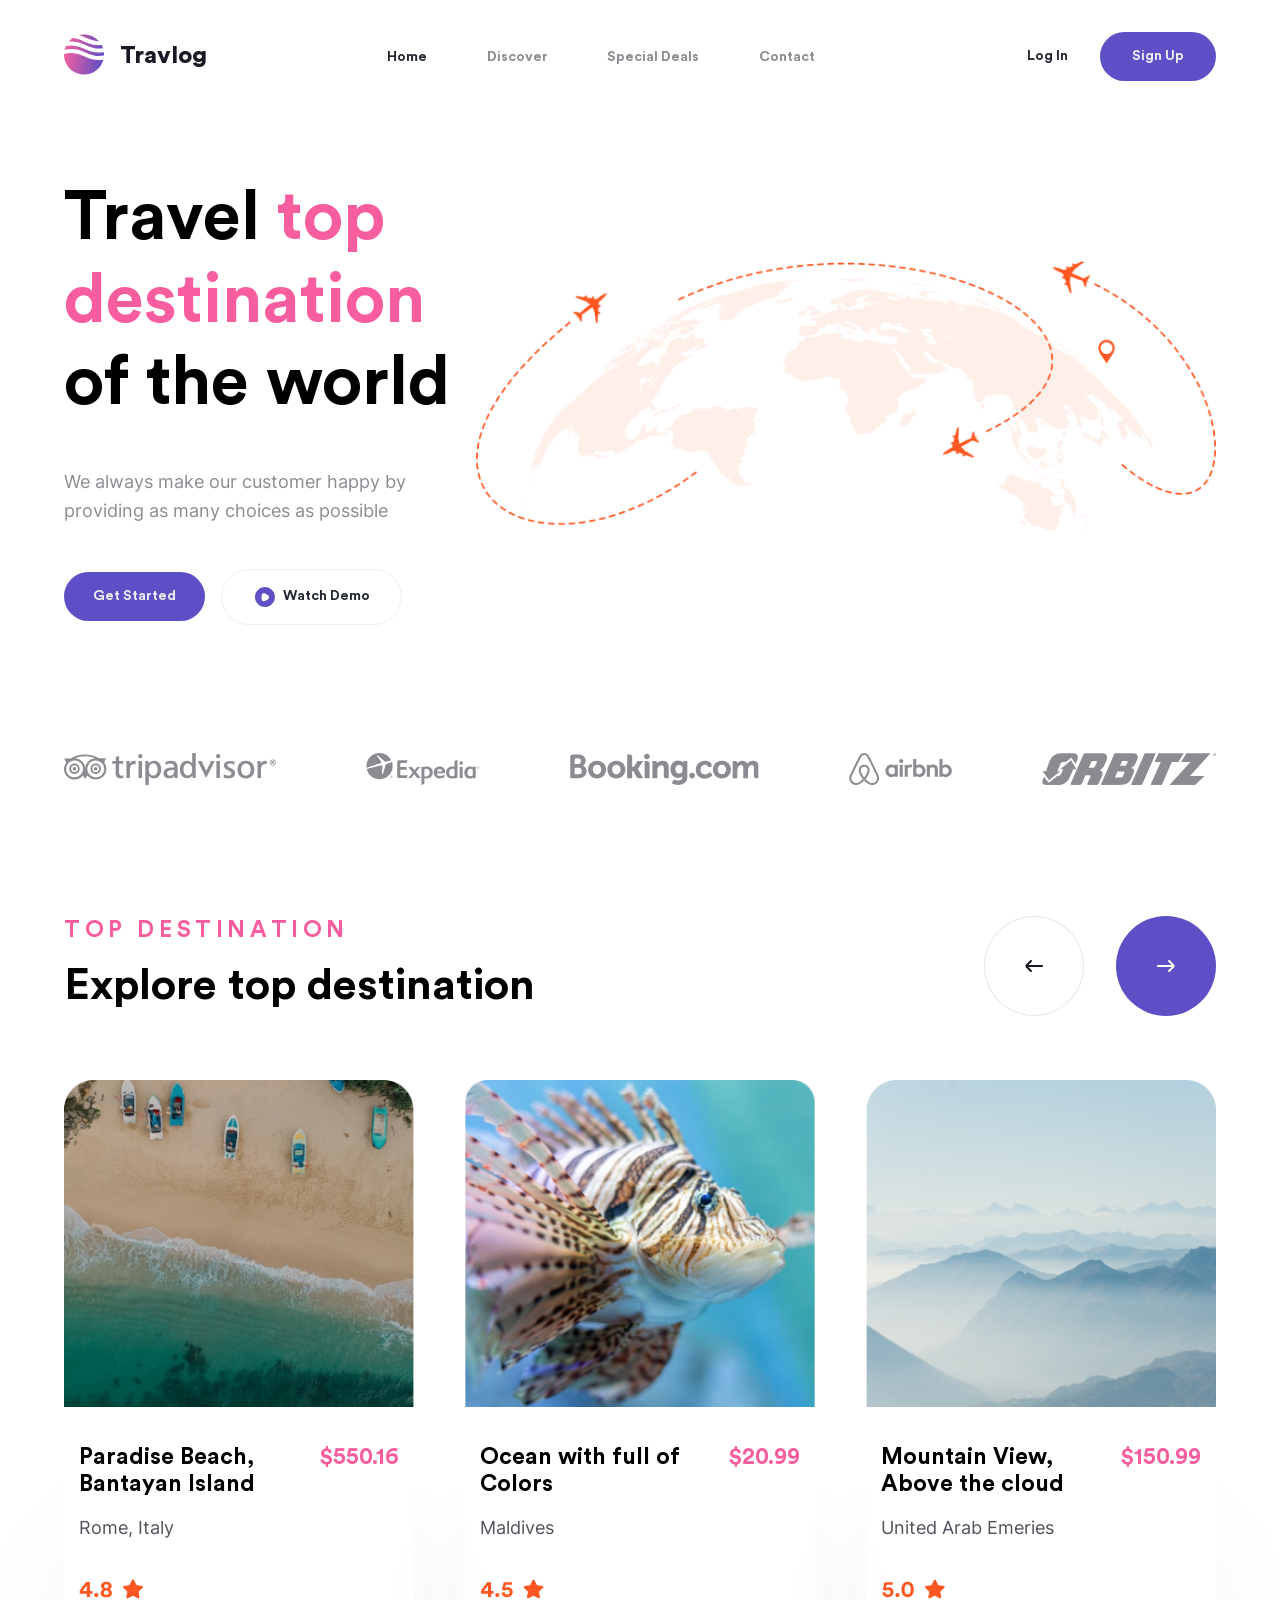
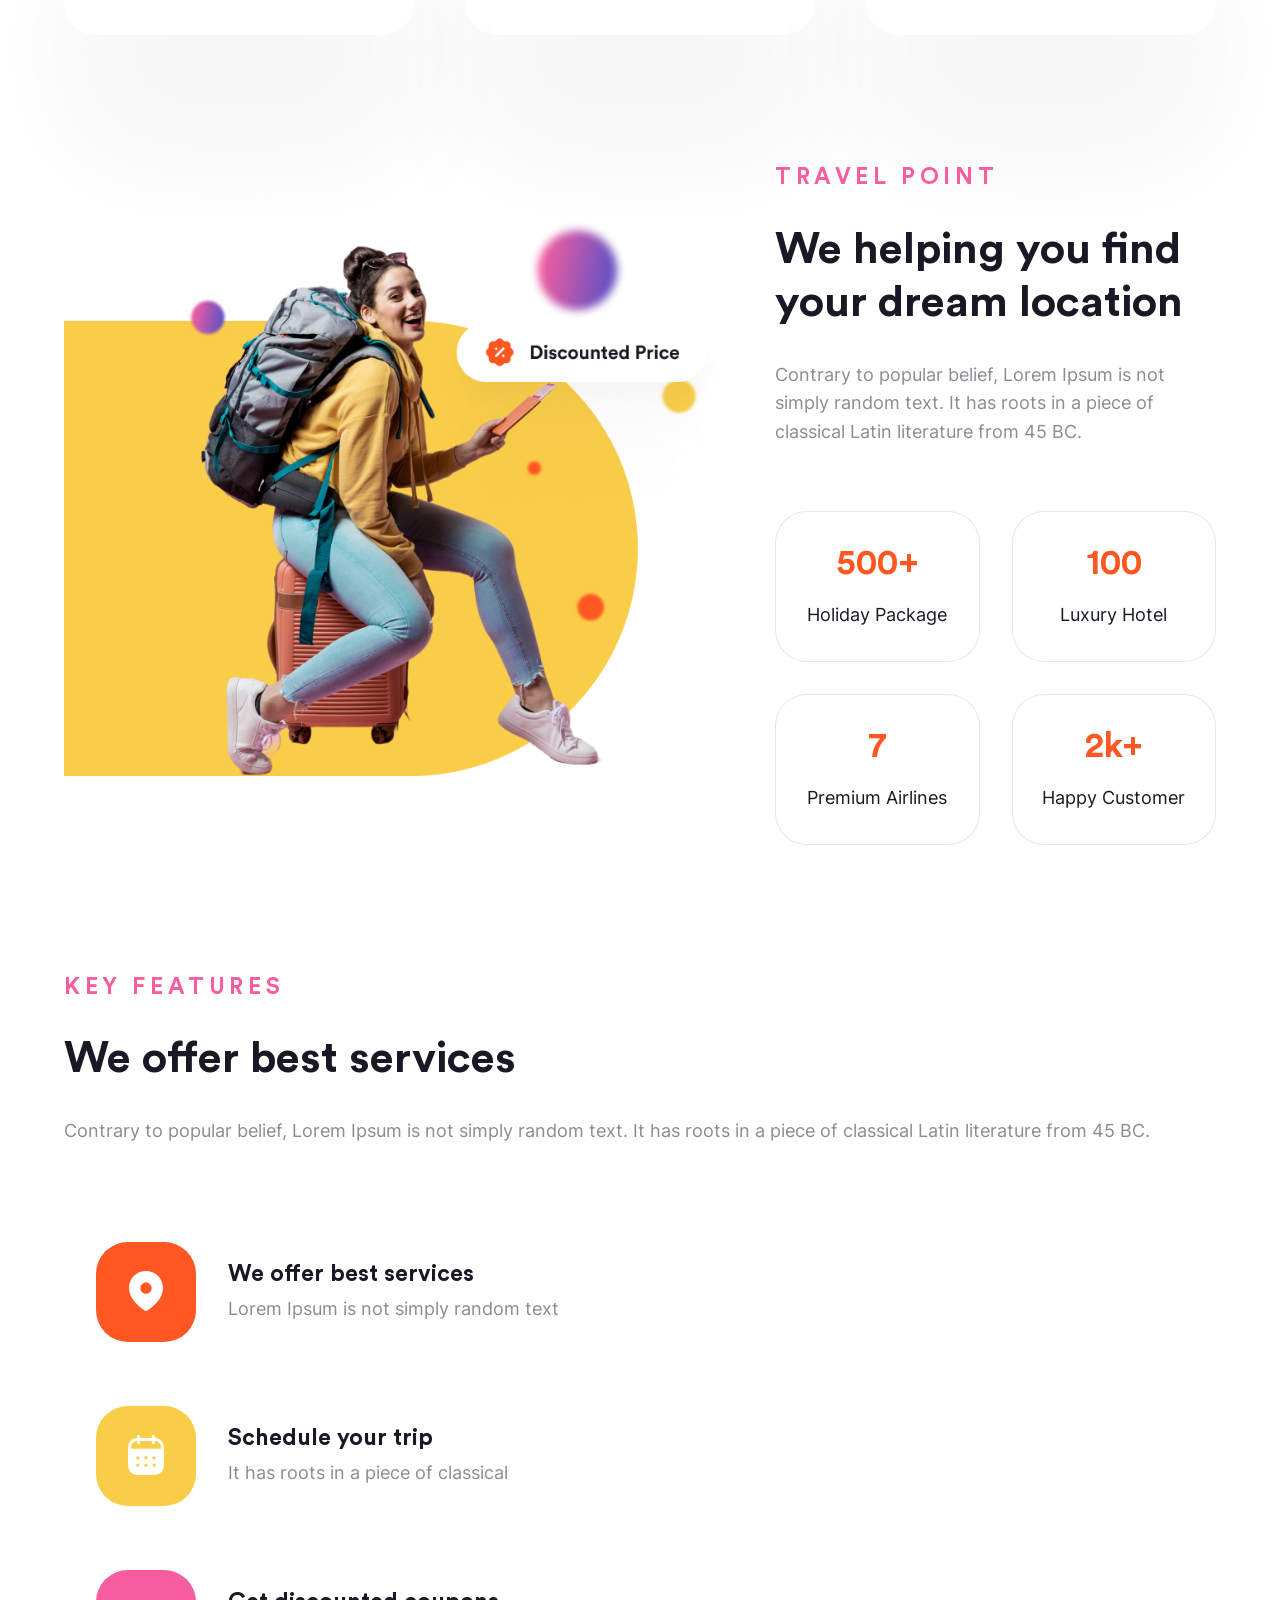
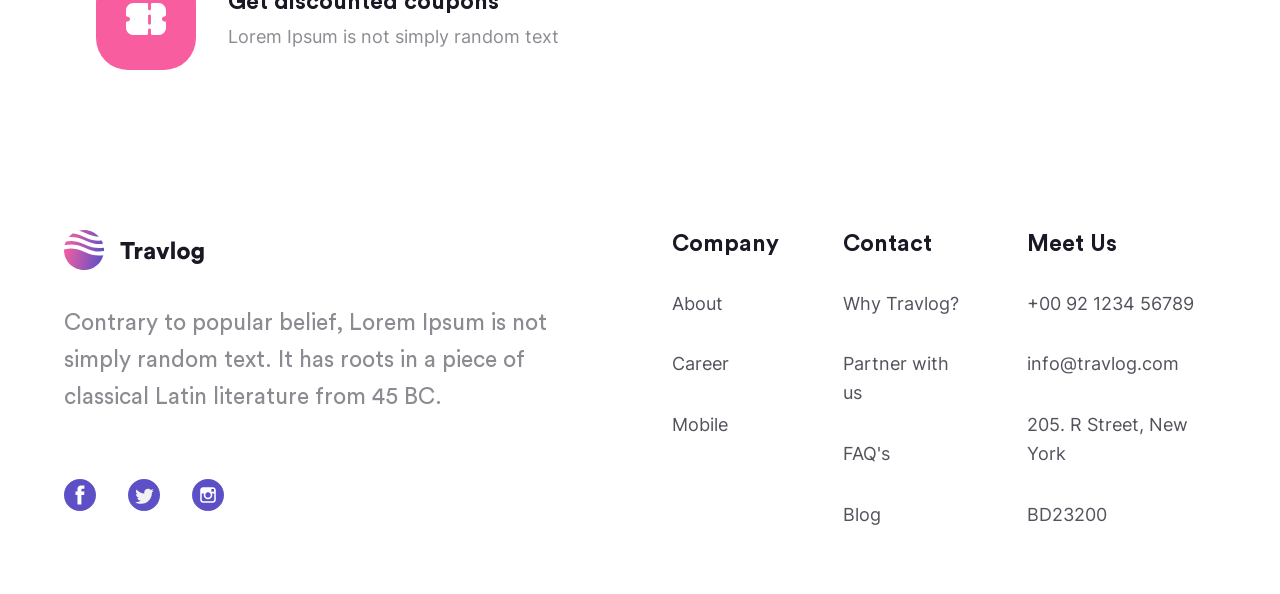
<file: index.html>
<!DOCTYPE html>
<html lang="en">

<head>
    <meta charset="UTF-8">
    <meta name="viewport" content="width=device-width, initial-scale=1.0">
    <title>Travlog</title>
    <link rel="shortcut icon" href="images/logo.svg">
    <link rel="stylesheet" href="css/reset.css">
    <link rel="stylesheet" href="css/style.css">
    <link rel="stylesheet" href="css/fonts.css">
</head>

<body>

    <!-- header section -->

    <header class="headerSection">
        <div class="logoMenuReverse">
            <div class="logoAndTitle">
                <a href="#"><img src="images/logo.svg" alt="logo"></a>
                <h3><a href="#">Travlog</a></h3>
            </div>
            <div class="menuIcon">
                <a href="">
                    <img src="images/menu_icon.svg" alt="icon">
                </a>
            </div>
        </div>
        <nav class="navigation">
            <ul>
                <li><a class="listHome difColor" href="#">Home</a></li>
                <li><a href="#">Discover</a></li>
                <li><a href="#">Special Deals</a></li>
                <li><a href="#">Contact</a></li>
            </ul>
        </nav>
        <div class="registration">
            <a href="#">Log In</a>
            <a href="#">Sign Up</a>
        </div>
    </header>

    <!-- travel section -->

    <main>

        <section class="travelSection">
            <div class="travelText">
                <h2>Travel <span>top destination</span>
                    of the world</h2>
                <p class="travelP">
                    We always make our customer happy by providing as many choices as possible
                </p>
                <div class="startedAndWatch">
                    <a class="getStarted" href="#">
                        <p>Get Started</p>
                    </a>
                    <a class="watchDemo" href="#">
                        <img src="images/play_icon.svg" alt="play">
                        <p>Watch Demo</p>
                    </a>
                </div>
            </div>
            <div class="travelImageDiv">
                <picture>
                    <source media="(min-width:1024px)" srcset="images/travel.png">
                    <source media="(min-width:430px)" srcset="images/travel_mobile.png">
                    <img src="images/travel_mobile.png" alt="image" class="travelImage">
                </picture>
            </div>
        </section>

        <!-- sites section -->

        <section class="sites">

            <a href="https://www.tripadvisor.com/" target="_blank">
                <picture>
                    <source media="(min-width:1024px)" srcset="images/tripadvisor.svg">
                    <source media="(min-width:430px)" srcset="images/tripadvisor_mobile.svg">
                    <img src="images/tripadvisor_mobile.svg" alt="tripadvisor.com">
                </picture>
            </a>

            <a href="https://shorturl.at/gAXsd" target="_blank">
                <picture>
                    <source media="(min-width:1024px)" srcset="images/expedia.svg">
                    <source media="(min-width:430px)" srcset="images/expedia_mobile.svg">
                    <img src="images/expedia_mobile.svg" alt="expedia.net">
                </picture>
            </a>

            <a href="https://shorturl.at/bg1WW" target="_blank">
                <picture>
                    <source media="(min-width:1024px)" srcset="images/booking.svg">
                    <source media="(min-width:430px)" srcset="images/booking_mobile.svg">
                    <img src="images/booking_mobile.svg" alt="booking.com">
                </picture>
            </a>

            <a href="https://www.airbnb.com/" target="_blank">
                <picture>
                    <source media="(min-width:1024px)" srcset="images/airbnb.svg">
                    <source media="(min-width:430px)" srcset="images/airbnb_mobile.svg">
                    <img src="images/airbnb_mobile.svg" alt="airbnb.com">
                </picture>
            </a>

            <a href="https://www.orbitz.com/" target="_blank">
                <picture>
                    <source media="(min-width:1024px)" srcset="images/orbitz.svg">
                    <source media="(min-width:430px)" srcset="images/orbitz_mobile.svg">
                    <img src="images/orbitz_mobile.svg" alt="orbitz.com">
                </picture>
            </a>

        </section>


        <!-- destination text section -->

        <section class="destinationSection">
            <div class="destinationText">
                <div class="destinationTitles">
                    <h4>Top Destination</h4>
                    <h3>Explore top destination</h3>
                </div>
                <div class="arrows">
                    <a class="arrow-left" href="">
                        <img src="images/arrow-left.svg" alt="back">
                    </a>
                    <a class="arrow-right" href="">
                        <img src="images/arrow-right.svg" alt="next">
                    </a>
                </div>
            </div>

            <!-- destination image section -->

            <div class="destinationImageDiv">
                <div class="imagesDiv">
                    <picture>
                        <source media="(min-width:1044px)" srcset="images/beach1.png">
                        <source media="(min-width:1024px)" srcset="images/beach2.png">
                        <source media="(min-width:430px)" srcset="images/beach3.png">
                        <img src="images/beach3.png" alt="image" class="exploreImages">
                    </picture>
                    <div class="destinationAbout">
                        <div class="aboutAndMoney">
                            <span>Paradise Beach, Bantayan Island</span>
                            <span>$550.16</span>
                        </div>
                        <div class="cityAndRate">
                            <p>Rome, Italy</p>
                            <img src="images/rate4.8.svg" alt="star_icon">
                        </div>
                    </div>
                </div>

                <div class="imagesDiv">
                    <picture>
                        <source media="(min-width:1044px)" srcset="images/oceanFish1.png">
                        <source media="(min-width:1024px)" srcset="images/oceanFish2.png">
                        <source media="(min-width:430px)" srcset="images/oceanFish3.png">
                        <img src="images/oceanFish3.png" alt="image" class="exploreImages">
                    </picture>

                    <div class="destinationAbout">
                        <div class="aboutAndMoney">
                            <span>Ocean with full of Colors</span>
                            <span>$20.99</span>
                        </div>
                        <div class="cityAndRate">
                            <p>Maldives</p>
                            <img src="images/rate4.5.svg" alt="star_icon">
                        </div>
                    </div>
                </div>
                <div class="imagesDiv">
                    <picture>
                        <source media="(min-width:1044px)" srcset="images/mountain1.png">
                        <source media="(min-width:1024px)" srcset="images/mountain2.png">
                        <source media="(min-width:430px)" srcset="images/mountain3.png">
                        <img src="images/mountain3.png" alt="image" class="exploreImages">
                    </picture>
                    <div class="destinationAbout">
                        <div class="aboutAndMoney">
                            <span>Mountain View, Above the cloud</span>
                            <span>$150.99</span>
                        </div>
                        <div class="cityAndRate">
                            <p>United Arab Emeries </p>
                            <img src="images/rate5.svg" alt="star_icon">
                        </div>
                    </div>
                </div>
            </div>
        </section>

        <!-- travel point section -->

        <section class="travelPontSection">
            <div class="travelGirlDiv">
                <picture>
                    <source media="(min-width:1024px)" srcset="images/girlTravel.png">
                    <source media="(min-width:430px)" srcset="images/girlTravel_mobile.png">
                    <img src="images/girlTravel_mobile.png" alt="image" class="travelGirl">
                </picture>
            </div>
            <div class="textAndSuggestions">
                <div class="travelPointText">
                    <h3>Travel Point</h3>
                    <h2>We helping you find your dream location</h2>
                    <p>Contrary to popular belief, Lorem Ipsum is not simply random text. It has roots in a piece of
                        classical Latin literature from 45 BC.</p>
                </div>
                <div class="suggestions">
                    <div>
                        <span>500+</span>
                        <h5>Holiday Package</h5>
                    </div>
                    <div>
                        <span>100</span>
                        <h5>Luxury Hotel</h5>
                    </div>
                    <div>
                        <span>7</span>
                        <h5>Premium Airlines</h5>
                    </div>
                    <div>
                        <span>2k+</span>
                        <h5>Happy Customer</h5>
                    </div>
                </div>
            </div>
        </section>

        <!-- key features section  -->

        <section class="keyFeatureSection">
            <div class="keyFeatureText">
                <h3>Key features</h3>
                <h2>We offer best services</h2>
                <p>Contrary to popular belief, Lorem Ipsum is not simply random text. It has roots in a piece of
                    classical Latin literature
                    from 45 BC.</p>
            </div>
            <div class="features">
                <div class="location">
                    <a href="#"><img src="images/location.svg" alt="location"></a>
                </div>
                <div class="featureAbout">
                    <h5>We offer best services</h5>
                    <p>Lorem Ipsum is not simply random text</p>
                </div>
            </div>
            <div class="features">
                <div class="location schedule">
                    <a href="#"><img src="images/schedule.svg" alt="location"></a>
                </div>
                <div class="featureAbout">
                    <h5>Schedule your trip</h5>
                    <p>It has roots in a piece of classical</p>
                </div>
            </div>
            <div class="features">
                <div class="location discount_coupon">
                    <a href="#"><img src="images/discount_coupon.svg" alt="location"></a>
                </div>
                <div class="featureAbout">
                    <h5>Get discounted coupons</h5>
                    <p>Lorem Ipsum is not simply random text</p>
                </div>
            </div>
        </section>
    </main>

    <!-- footer section -->

    <footer class="footer">
        <div class="mediaText">
            <div>
                <div class="footerLogo">
                    <a href="#"><img src="images/footerLogo.svg" alt="logo"></a>
                </div>
                <p class="mediaP">Contrary to popular belief, Lorem Ipsum is not simply random text. It has roots in
                    a piece of
                    classical Latin literature from 45 BC.</p>
            </div>
            <div class="socMedia">
                <a href="https://www.facebook.com/" target="_blank"><img src="images/facebook.svg" alt="facebook"></a>
                <a href="https://x.com/" target="_blank"><img src="images/twitter.svg" alt="twitter"></a>
                <a href="https://www.instagram.com/" target="_blank"><img src="images/instagram.svg"
                        alt="instagram"></a>
            </div>
        </div>
        <div class="fullNav">
            <nav class="footerNavigation">
                <ul>
                    <li>
                        <a href="#">
                            <h4>Company</h4>
                        </a>
                    </li>
                    <li><a href="#">About</a></li>
                    <li><a href="#">Career</a></li>
                    <li><a href="#">Mobile</a></li>
                </ul>
            </nav>
            <nav class="footerNavigation">
                <ul>
                    <li>
                        <a href="#">
                            <h4>Contact</h4>
                        </a>
                    </li>
                    <li><a href="#">Why Travlog?</a></li>
                    <li><a href="#">Partner with us</a></li>
                    <li><a href="#">FAQ's</a></li>
                    <li><a href="#">Blog</a></li>
                </ul>
            </nav>
            <nav class="footerNavigation">
                <ul>
                    <li>
                        <a href="#">
                            <h4>Meet Us</h4>
                        </a>
                    </li>
                    <li><a href="#">+00 92 1234 56789</a></li>
                    <li><a href="#">info@travlog.com</a></li>
                    <li><a href="#">205. R Street, New York</a></li>
                    <li><a href="#">BD23200</a></li>
                </ul>
            </nav>
        </div>
    </footer>
</body>

</html>
</file>
<file: css/style.css>
/* header section */

.menuIcon {
    display: none;
}

.headerSection {
    display: flex;
    justify-content: space-between;
    align-items: center;
    margin: 0 auto;
    max-width: 100%;
    padding: 32px 0px;
    width: 90%;
    top: 0;
    position: fixed;
    position: sticky;
    background-color: #FFF;
}

.logoAndTitle {
    display: flex;
    align-items: center;
    gap: 16px;
}

.logoAndTitle h3 a {
    font-family: 'CircularStd-900';
    font-size: 24px;
    line-height: 40px;
    color: #191825;
}

.navigation ul {
    display: flex;
    justify-content: space-between;
    width: 428px;
}

.navigation ul li a {
    font-family: 'CircularStd-700';
    font-size: 14px;
    line-height: 16.8px;
    color: #19182580;
}

.listHome.difColor {
    color: #222831;
}

.registration {
    display: flex;
}

.registration a {
    font-family: 'CircularStd-700';
    font-size: 14px;
    line-height: 16.8px;
    text-align: center;
    padding: 16px 32px;
}

.registration :first-child {
    color: #222831;
}

.registration :nth-child(2) {
    color: #EEEEEE;
    border-radius: 100px;
    background-color: #5D50C6;
}


/* header responsive */

@media (max-width: 1024px) {

    .navigation {
        display: none;
    }

    .menuIcon {
        display: block;
    }

    .logoMenuReverse {
        display: flex;
        flex-direction: row-reverse;
        gap: 243px;
    }

    .headerSection {
        max-width: 896px;
    }
}


@media (max-width: 860px) {

    .registration {
        display: none;
    }

    .logoMenuReverse {
        width: 100%;
        flex-direction: row;
        justify-content: space-between;
        gap: 0px;
    }

}


/* travel section */

.travelSection {
    display: flex;
    justify-content: space-between;
    align-items: center;
    margin: 0 auto;
    max-width: 1184px;
    padding: 64px 0px;
    width: 90%;
}

.travelText {
    display: flex;
    flex-direction: column;
    width: 412px;
    gap: 43px;
}

.travelText h2 {
    color: #000;
    font-family: 'CircularStd-700';
    font-size: 69px;
    line-height: 82.8px;
    width: 412px;
}

.travelText span {
    color: #f85e9f;
    font-family: 'CircularStd-700';
    font-size: 69px;
    line-height: 120%;
}

.travelP {
    font-family: 'Inter400';
    font-size: 18px;
    line-height: 28.8px;
    text-align: left;
    color: #19182580;
}

.startedAndWatch {
    display: flex;
    align-items: center;
    width: 338px;
    gap: 16px;
}

.getStarted {
    width: 141px;
    height: 49px;
    border-radius: 100px;
    background-color: #5D50C6;
    color: #EEEEEE;
    font-family: 'CircularStd-700';
    font-size: 14px;
    line-height: 16.8px;
    display: flex;
    justify-content: center;
    align-items: center;
}

.watchDemo {
    width: 181px;
    height: 56px;
    border-radius: 100px;
    border: 1px solid #EEEEEE;
    gap: 8px;
    font-family: 'CircularStd-700';
    font-size: 14px;
    line-height: 16.8px;
    display: flex;
    justify-content: center;
    align-items: center;
    color: #222831;
}

.travelImageDiv {
    justify-content: center;
    width: 772px;
}

.travelImage {
    width: 100%;
}

/* travel section responsive */

@media (max-width: 1024px) {
    .travelSection {
        flex-direction: column-reverse;
        max-width: 869px;
        padding: 64px;
        gap: 64px;
    }

    .travelText {
        width: 100%;
        gap: 43px;
        text-align: center;
        align-items: center;
    }

    .travelText h2 {
        width: 100%;
        text-align: center;
    }

    .travelP {
        display: flex;
        width: 445px;
        height: 58px;
        text-align: center;
    }

}


@media (max-width: 880px) {

    .travelImageDiv,
    .travelImage {
        width: 100%;
    }
}


@media (max-width: 600px) {

    .travelSection,
    .travelPointText {
        width: 100%;
    }

    .travelText h2 {
        font-size: 50px;
        line-height: 55px;
    }

    .travelText span {
        font-size: 50px;
        line-height: 55px;
    }

    .travelP {
        width: 100%;
        margin-bottom: 43px;
    }

}


@media (max-width: 430px) {

    .travelSection {
        padding: 0px;
    }

    .travelText h2,
    .travelText span {
        font-size: 40px;
        line-height: 48px;
    }

    .travelP {
        font-size: 16px;
        line-height: 25.6px;
    }

    .startedAndWatch {
        flex-direction: column;
        gap: 24px;
        width: 100%;
    }

    .getStarted {
        width: 100%;
        height: 65px;
    }

    .watchDemo {
        width: 100%;
        height: 72px;
    }

    .travelImage {
        width: 100%;
    }

}


/* sites section */

.sites {
    display: flex;
    justify-content: space-between;
    align-items: center;
    margin: 0 auto;
    max-width: 1183px;
    width: 90%;
    padding: 64px 0px;
}

/* sites section responsive */

@media (max-width: 1024px) {
    .sites {
        max-width: 896px;
        justify-content: center;
        flex-wrap: wrap;
        gap: 32px;
    }
}


/* destination text section */

.destinationSection {
    display: flex;
    flex-direction: column;
    margin: 0 auto;
    max-width: 1184px;
    padding: 64px 0px;
    width: 90%;
}

.destinationImageDiv {
    justify-content: space-between;
}

.arrow-left {
    width: 100px;
    height: 100px;
    border-radius: 100px;
    border: 1px solid #1918251A;
    background-color: #FFF;
    display: flex;
    justify-content: center;
    align-items: center;
}

.arrow-right {
    width: 100px;
    height: 100px;
    border-radius: 100px;
    background-color: #5D50C6;
    display: flex;
    justify-content: center;
    align-items: center;
}

.arrows {
    display: flex;
    gap: 32px;
}

.destinationText {
    display: flex;
    justify-content: space-between;
}


.destinationTitles {
    display: flex;
    flex-direction: column;
    gap: 16px;
}

.destinationTitles h4 {
    font-family: 'CircularStd-700';
    font-size: 23px;
    line-height: 27.6px;
    letter-spacing: 0.2em;
    text-align: left;
    color: #F85E9F;
    text-transform: uppercase;
}

.destinationText h3 {
    font-family: 'CircularStd-700';
    font-size: 44px;
    line-height: 52.8px;
}

/* destination image section */

.destinationImageDiv {
    display: flex;
    gap: 32px;
    padding-top: 64px;
}

.aboutAndMoney {
    display: flex;
}

.aboutAndMoney :nth-child(1) {
    font-family: 'CircularStd-700';
    font-size: 23px;
    line-height: 27.6px;
}

.aboutAndMoney :nth-child(2) {
    font-family: 'CircularStd-700';
    font-size: 23px;
    line-height: 27.6px;
    color: #F85E9F;
}

.cityAndRate p {
    font-family: 'Inter400';
    font-size: 18px;
    line-height: 28.8px;
    color: #191825BF;

}

.cityAndRate {
    display: flex;
    flex-direction: column;
    gap: 32px;
}

.cityAndRate img {
    width: 66px;
    height: 28px;
}

.destinationAbout {
    height: 225px;
    border-radius: 0px 0px 32px 32px;
    display: flex;
    flex-direction: column;
    flex-wrap: wrap;
    justify-content: center;
    padding: 15px;
    gap: 16px;
    box-shadow: 0px 128px 128px 0px #0000000A;
}


.imagesDiv {
    width: 350px;
}

.exploreImages {
    width: 100%;
}


/* destination section responsive */

@media (max-width: 1024px) {
    .destinationSection {
        max-width: 896px;
    }

    .destinationText {
        flex-direction: column;
        gap: 64px;
        align-items: center;
    }

    .destinationTitles h4 {
        text-align: center;
    }

    .destinationTitles h3 {
        text-align: center;
    }

    .destinationImageDiv {
        max-width: 896px;
        gap: 31px;
    }

    .imagesDiv {
        width: 278px;
        height: 575px;
    }

    .destinationAbout {
        height: 261px;
    }

    .exploreImages {
        width: 100%;
        height: 314px;
    }

    .aboutAndMoney {
        flex-direction: column-reverse;
        gap: 8px;
    }

    .exploreImages {
        width: 100%;
        height: 240px;
    }

}


@media (max-width: 880px) {
    .destinationAbout {
        padding: 0px;
    }

    .exploreImages {
        height: 220px;
        width: 100%;
    }
}


@media (max-width: 720px) {
    .destinationImageDiv {
        max-width: 700px;
        flex-direction: column;
        align-items: center;
    }

    .imagesDiv {
        width: 330px;
        height: auto;
    }
}


@media (max-width: 430px) {

    .destinationSection {
        max-width: 398px;
        padding: 32px 0px;
        gap: 0px;
    }

    .destinationText {
        gap: 32px;
        text-align: center;
    }

    .destinationTitles h4 {
        font-size: 16px;
        line-height: 19.2px;
    }

    .destinationTitles h3 {
        font-size: 24px;
        line-height: 38.4px;
    }

    .arrow-left {
        width: 64px;
        height: 64px;
    }

    .arrow-right {
        width: 64px;
        height: 64px;
    }

    .arrows {
        width: 100%;
        justify-content: space-between;
    }

    .destinationImageDiv {
        max-width: 398px;
        flex-direction: column;
        gap: 32px;
    }

    .imagesDiv {
        width: 100%;
        height: 575px;
    }
}


/* travel point section  */

.travelPontSection {
    display: flex;
    justify-content: space-between;
    align-items: center;
    margin: 0 auto;
    max-width: 1312px;
    padding: 64px 0px;
    width: 90%;
}

.travelPointText {
    display: flex;
    flex-direction: column;
    width: 441px;
    gap: 32px;
}

.travelPointText h3 {
    font-family: 'CircularStd-700';
    font-size: 23px;
    line-height: 27.6px;
    letter-spacing: 0.2em;
    color: #F85E9F;
    text-transform: uppercase;
}

.travelPointText h2 {
    font-family: 'CircularStd-700';
    font-size: 44px;
    line-height: 52.8px;
    color: #191825;
}

.travelPointText p {
    font-family: 'Inter400';
    font-size: 18px;
    line-height: 28.8px;
    color: #19182580;
}

.textAndSuggestions {
    width: 441px;
    display: flex;
    flex-direction: column;
    gap: 64px;
}

.travelGirlDiv {
    width: 100%;
}

.travelGirl {
    width: 100%;
}

.suggestions {
    display: flex;
    flex-wrap: wrap;
    gap: 32px;
}

.suggestions div {
    width: 204.5px;
    height: 151px;
    border-radius: 32px;
    border: 1px solid #1918251A;
    background-color: #FFF;
    display: flex;
    flex-direction: column;
    justify-content: center;
    align-items: center;
    gap: 16px;
}

.suggestions span {
    font-family: 'CircularStd-700';
    font-size: 35px;
    line-height: 42px;
    color: #FF5722;
}

.suggestions h5 {
    font-family: 'Inter400';
    font-size: 18px;
    line-height: 28.8px;
    color: #191825;
}


/* travel point section responsive */

@media (max-width: 1024px) {

    .travelPontSection {
        flex-direction: column;
        max-width: 869px;
        gap: 64px;
    }

    .textAndSuggestions {
        max-width: 832px;
        width: 100%;
        align-items: center;
    }

    .travelPointText {
        width: 100%;
        text-align: center;
    }

    .suggestions {
        display: flex;
        flex-wrap: wrap;
        gap: 32px;
    }

    .suggestions div {
        width: 400px;
    }

}


@media (max-width: 940px) {
    .suggestions {
        justify-content: center;
        width: 100%;
    }

}


@media (max-width: 430px) {
    .travelPontSection {
        flex-direction: column;
        max-width: 398px;
        padding: 32px 0px;
        gap: 0px;
    }

    .travelPointText h3 {
        font-size: 16px;
        line-height: 19.2px;
    }

    .travelPointText h2 {
        font-size: 32px;
        line-height: 38.4px;
    }

    .travelPointText p {
        font-size: 16px;
        line-height: 25.6px;
    }

    .textAndSuggestions {
        max-width: 398px;
        width: 100%;
    }

    .suggestions div {
        width: 370px;
    }
}


/* key features section */

.keyFeatureSection {
    max-width: 1312px;
    margin: 0 auto;
    padding: 64px 0px;
    width: 90%;
}

.keyFeatureText {
    display: flex;
    flex-direction: column;
    gap: 32px;
    margin-bottom: 64px;
}

.keyFeatureText h3 {
    font-family: 'CircularStd-700';
    font-size: 23px;
    line-height: 27.6px;
    letter-spacing: 0.2em;
    text-transform: uppercase;
    color: #F85E9F;
}

.keyFeatureText h2 {
    font-family: 'CircularStd-700';
    font-size: 44px;
    line-height: 52.8px;
    color: #191825;
}

.keyFeatureText p {
    font-family: 'Inter400';
    font-size: 18px;
    line-height: 28.8px;
    color: #19182580;
}

.location {
    width: 100px;
    height: 100px;
    border-radius: 32px;
    display: flex;
    justify-content: center;
    align-items: center;
    background-color: #FF5722;
}

.features {
    display: flex;
    gap: 32px;
    padding: 32px;
}

.featureAbout {
    display: flex;
    flex-direction: column;
    justify-content: center;
    gap: 8px;
}

.featureAbout h5 {
    font-family: 'CircularStd-700';
    font-size: 23px;
    line-height: 27.6px;
    color: #191825;
}

.featureAbout p {
    font-family: 'Inter400';
    font-size: 18px;
    line-height: 28.8px;
    color: #19182580;
}

.location.schedule {
    background-color: #FACD49;
}

.features.feature2 {
    border-radius: 32px;
    border: 1px solid #1918251A;
}

.location.discount_coupon {
    background-color: #F85E9F;
}

/* key features section responsive */

@media (max-width: 1024px) {

    .keyFeatureSection {
        max-width: 896px;
        padding: 64px 32px;
    }

    .keyFeatureText {
        text-align: center;
    }

}


@media (max-width: 670px) {

    .features {
        flex-wrap: wrap;
    }

    .features.feature2 {
        flex-direction: column;
    }

}


@media (max-width: 430px) {

    .keyFeatureSection {
        max-width: 398px;
        padding: 32px;
    }

    .keyFeatureText h3 {
        font-size: 16px;
        line-height: 19.2px;
    }

    .keyFeatureText h2 {
        font-size: 32px;
        line-height: 38.4px;
    }

    .keyFeatureText p {
        font-size: 16px;
        line-height: 25.6px;
    }

}


/* footer section */

.footer {
    max-width: 1184px;
    margin: 0 auto;
    padding: 64px 0px;
    width: 90%;
    display: flex;
    gap: 64px;
}

.mediaText {
    width: 560px;
}

.mediaP {
    font-family: 'CircularStdBook-500';
    font-size: 23px;
    line-height: 36.8px;
    color: #19182580;
    margin: 32px 0px 64px 0px;
}

.socMedia {
    display: flex;
    gap: 32px;
}

.fullNav {
    display: flex;
    width: 560px;
    gap: 64px;
}

.footerNavigation ul {
    display: flex;
    flex-direction: column;
    gap: 32px;
}

.footerNavigation ul li a {
    font-family: 'Inter400';
    font-size: 18px;
    font-weight: 400;
    line-height: 28.8px;
    color: #191825BF;
}

.footerNavigation ul li a h4 {
    font-family: 'CircularStd-700';
    font-size: 23px;
    line-height: 27.6px;
    color: #191825;
}


/* footer  responsive */

@media (max-width: 1024px) {

    .footer {
        flex-direction: column;
        max-width: 897px;
        /* width: 90%; */
    }

    .mediaText {
        width: 100%;
    }

    .mediaP {
        margin: 32px 0px 32px 0px;
    }

    .fullNav {
        width: 90%;
        justify-content: space-between;
    }

}


@media (max-width: 540px) {

    .footerNavigation ul li:not(:first-child),
    .footerNavigation ul li a:not(:first-child) {
        display: none;
    }

    .footerNavigation ul li:first-child a {
        display: block;
    }

    .footerNavigation ul li:first-child a h4 {
        display: block;
    }

    .fullNav {
        flex-direction: column;
    }

}

@media (max-width: 430px) {

    .mediaP {
        font-size: 16px;
        line-height: 25.6px;
    }

    .footerNavigation ul li {
        gap: 64px;
    }

    .footer {
        max-width: 897px;
    }

}
</file>
<file: css/fonts.css>
@font-face {
    font-family: 'CircularStd-900';
    src: url('../fonts/CircularStd-Black.eot');
    src: url('../fonts/CircularStd-Black.eot?#iefix') format('embedded-opentype'),
        url('../fonts/CircularStd-Black.woff2') format('woff2'),
        url('../fonts/CircularStd-Black.woff') format('woff'),
        url('../fonts/CircularStd-Black.ttf') format('truetype'),
        url('../fonts/CircularStd-Black.svg#CircularStd-Black') format('svg');
    font-weight: 900;
    font-style: normal;
    font-display: swap;
}

@font-face {
    font-family: 'CircularStd-700';
    src: url('../fonts/CircularStd-Bold.eot');
    src: url('../fonts/CircularStd-Bold.eot?#iefix') format('embedded-opentype'),
        url('../fonts/CircularStd-Bold.woff2') format('woff2'),
        url('../fonts/CircularStd-Bold.woff') format('woff'),
        url('../fonts/CircularStd-Bold.ttf') format('truetype'),
        url('../fonts/CircularStd-Bold.svg#CircularStd-Bold') format('svg');
    font-weight: bold;
    font-style: normal;
    font-display: swap;
}

@font-face {
    font-family: 'Inter400';
    src: url('../fonts/Inter-Regular.eot');
    src: url('../fonts/Inter-Regular.eot?#iefix') format('embedded-opentype'),
        url('../fonts/Inter-Regular.woff2') format('woff2'),
        url('../fonts/Inter-Regular.woff') format('woff'),
        url('../fonts/Inter-Regular.ttf') format('truetype'),
        url('../fonts/Inter-Regular.svg#Inter-Regular') format('svg');
    font-weight: normal;
    font-style: normal;
    font-display: swap;
}

@font-face {
    font-family: 'CircularStdBook-500';
    src: url('../fonts/CircularStd-Book.eot');
    src: url('../fonts/CircularStd-Book.eot?#iefix') format('embedded-opentype'),
        url('../fonts/CircularStd-Book.woff2') format('woff2'),
        url('../fonts/CircularStd-Book.woff') format('woff'),
        url('../fonts/CircularStd-Book.ttf') format('truetype'),
        url('../fonts/CircularStd-Book.svg#CircularStd-Book') format('svg');
    font-weight: 500;
    font-style: normal;
    font-display: swap;
}
</file>
